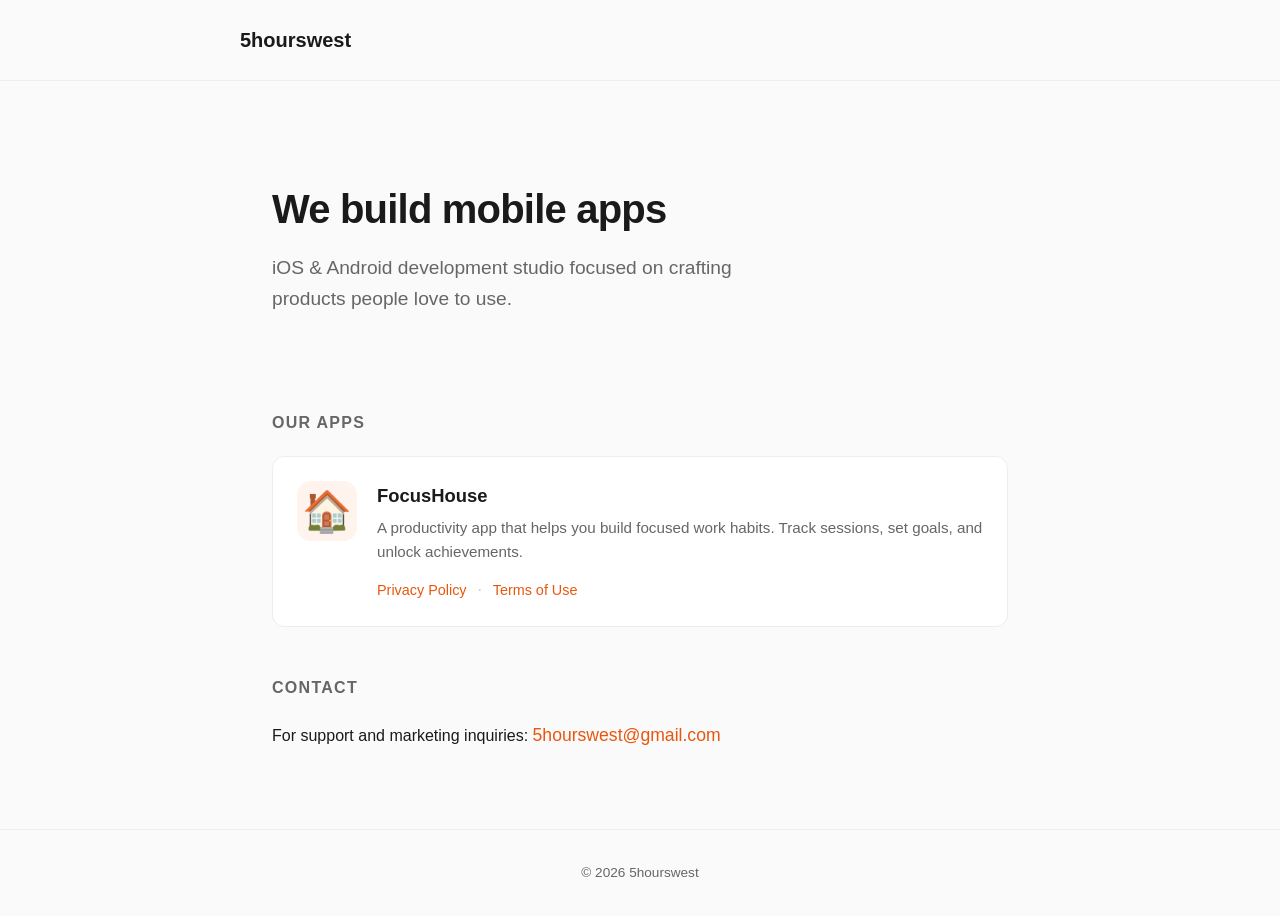
<file: index.html>
<!DOCTYPE html>
<html lang="en">
<head>
    <meta charset="UTF-8">
    <meta name="viewport" content="width=device-width, initial-scale=1.0">
    <title>5hourswest — Mobile App Development</title>
    <meta name="description" content="5hourswest builds iOS and Android apps that people love to use.">
    <link rel="stylesheet" href="style.css">
    <link rel="icon" href="data:image/svg+xml,<svg xmlns='http://www.w3.org/2000/svg' viewBox='0 0 100 100'><text y='.9em' font-size='90'>🌅</text></svg>">
</head>
<body>
    <header>
        <nav>
            <a href="/" class="logo">5hourswest</a>
        </nav>
    </header>

    <main>
        <section class="hero">
            <h1>We build mobile apps</h1>
            <p class="subtitle">iOS & Android development studio focused on crafting products people love to use.</p>
        </section>

        <section class="apps">
            <h2>Our Apps</h2>
            <div class="app-card">
                <div class="app-icon">🏠</div>
                <div class="app-info">
                    <h3>FocusHouse</h3>
                    <p>A productivity app that helps you build focused work habits. Track sessions, set goals, and unlock achievements.</p>
                    <div class="app-links">
                        <a href="focushouse/privacy.html">Privacy Policy</a>
                        <span style="margin: 0 0.4rem; color: #ccc;">·</span>
                        <a href="focushouse/terms.html">Terms of Use</a>
                    </div>
                </div>
            </div>
        </section>

        <section class="contact">
            <h2>Contact</h2>
            <p>For support and marketing inquiries: <a href="mailto:5hourswest@gmail.com">5hourswest@gmail.com</a></p>
        </section>
    </main>

    <footer>
        <p>&copy; 2026 5hourswest</p>
    </footer>
</body>
</html>
</file>
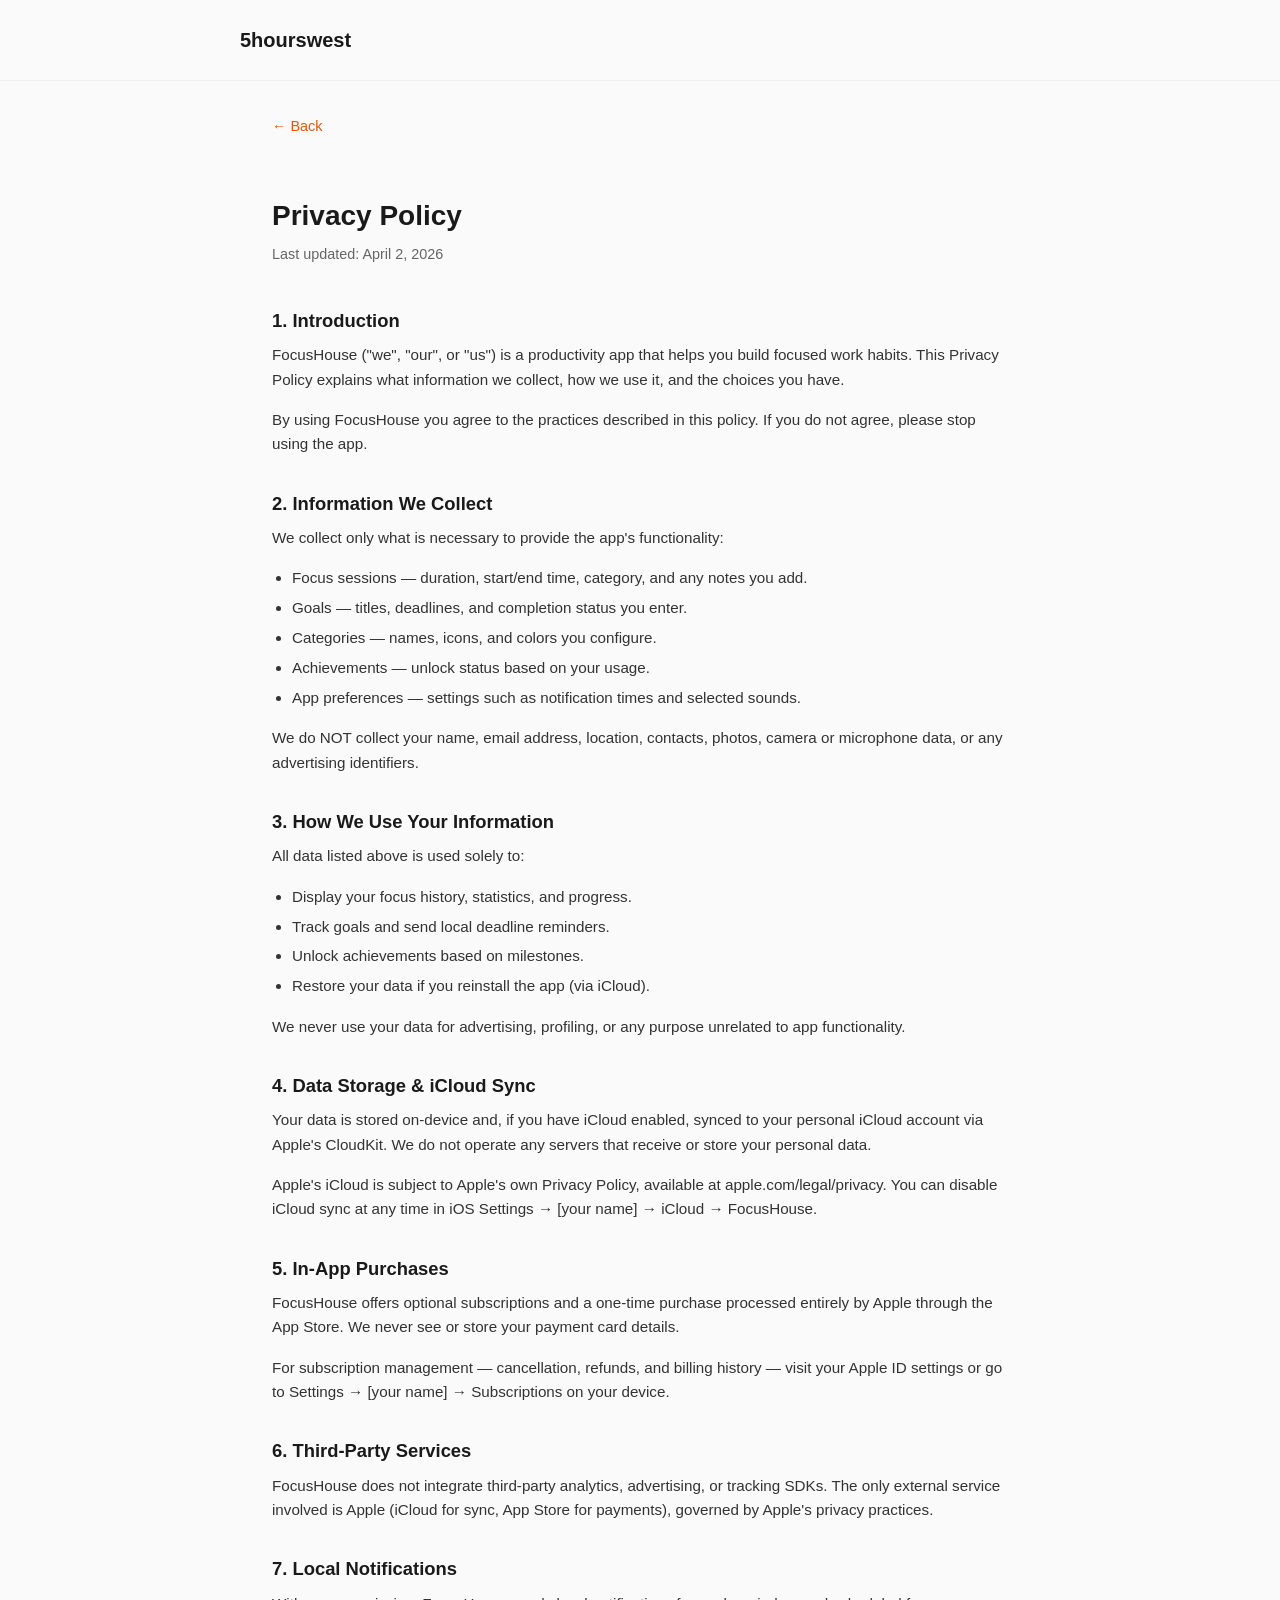
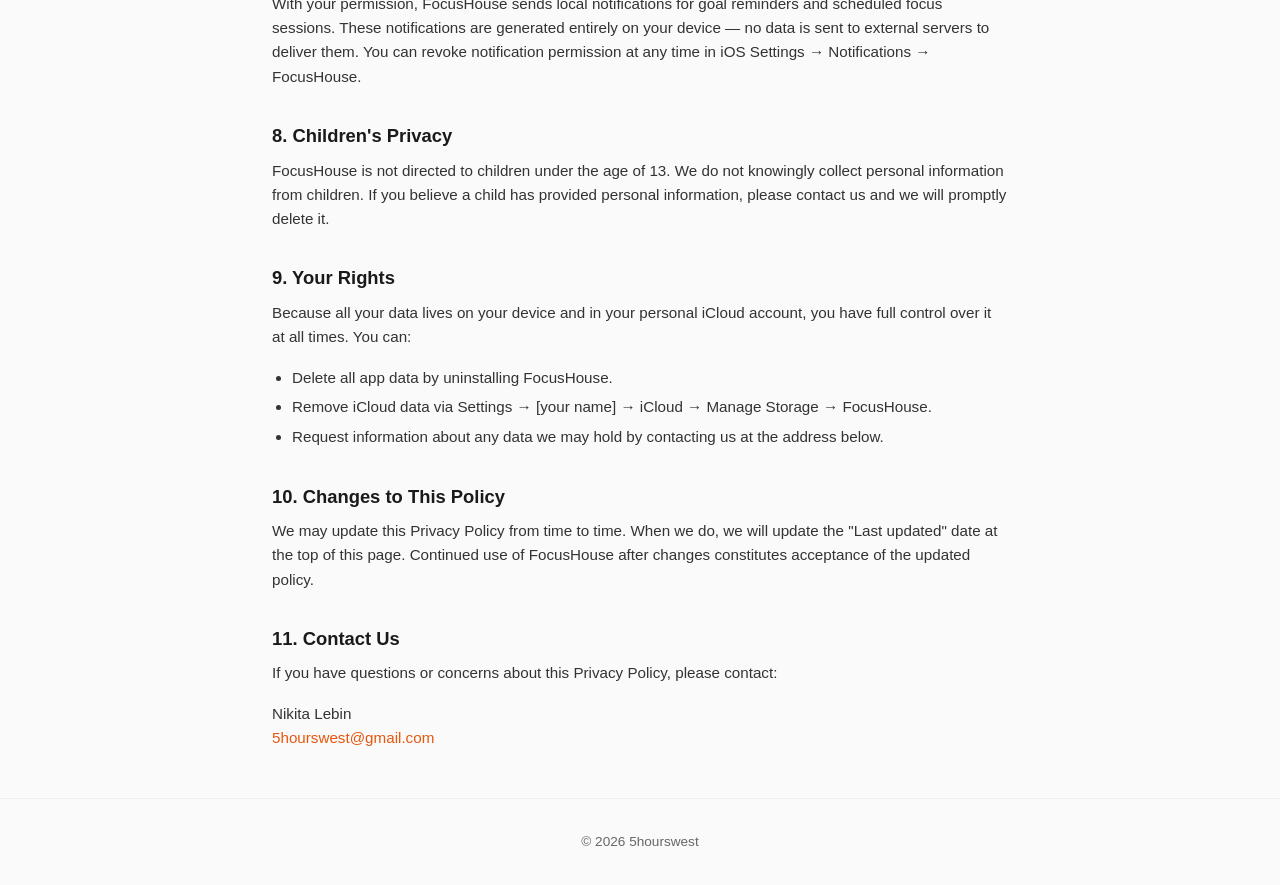
<file: focushouse/privacy.html>
<!DOCTYPE html>
<html lang="en">
<head>
    <meta charset="UTF-8">
    <meta name="viewport" content="width=device-width, initial-scale=1.0">
    <title>Privacy Policy — FocusHouse</title>
    <meta name="description" content="FocusHouse Privacy Policy. Learn how we handle your data.">
    <link rel="stylesheet" href="../style.css">
    <link rel="icon" href="data:image/svg+xml,<svg xmlns='http://www.w3.org/2000/svg' viewBox='0 0 100 100'><text y='.9em' font-size='90'>🏠</text></svg>">
</head>
<body>
    <header>
        <nav>
            <a href=".." class="logo">5hourswest</a>
        </nav>
    </header>

    <main>
        <a href=".." class="back-link">&larr; Back</a>

        <div class="policy">
            <h1>Privacy Policy</h1>
            <p class="updated">Last updated: April 2, 2026</p>

            <h2>1. Introduction</h2>
            <p>FocusHouse ("we", "our", or "us") is a productivity app that helps you build focused work habits. This Privacy Policy explains what information we collect, how we use it, and the choices you have.</p>
            <p>By using FocusHouse you agree to the practices described in this policy. If you do not agree, please stop using the app.</p>

            <h2>2. Information We Collect</h2>
            <p>We collect only what is necessary to provide the app's functionality:</p>
            <ul>
                <li>Focus sessions — duration, start/end time, category, and any notes you add.</li>
                <li>Goals — titles, deadlines, and completion status you enter.</li>
                <li>Categories — names, icons, and colors you configure.</li>
                <li>Achievements — unlock status based on your usage.</li>
                <li>App preferences — settings such as notification times and selected sounds.</li>
            </ul>
            <p>We do NOT collect your name, email address, location, contacts, photos, camera or microphone data, or any advertising identifiers.</p>

            <h2>3. How We Use Your Information</h2>
            <p>All data listed above is used solely to:</p>
            <ul>
                <li>Display your focus history, statistics, and progress.</li>
                <li>Track goals and send local deadline reminders.</li>
                <li>Unlock achievements based on milestones.</li>
                <li>Restore your data if you reinstall the app (via iCloud).</li>
            </ul>
            <p>We never use your data for advertising, profiling, or any purpose unrelated to app functionality.</p>

            <h2>4. Data Storage & iCloud Sync</h2>
            <p>Your data is stored on-device and, if you have iCloud enabled, synced to your personal iCloud account via Apple's CloudKit. We do not operate any servers that receive or store your personal data.</p>
            <p>Apple's iCloud is subject to Apple's own Privacy Policy, available at apple.com/legal/privacy. You can disable iCloud sync at any time in iOS Settings &rarr; [your name] &rarr; iCloud &rarr; FocusHouse.</p>

            <h2>5. In-App Purchases</h2>
            <p>FocusHouse offers optional subscriptions and a one-time purchase processed entirely by Apple through the App Store. We never see or store your payment card details.</p>
            <p>For subscription management — cancellation, refunds, and billing history — visit your Apple ID settings or go to Settings &rarr; [your name] &rarr; Subscriptions on your device.</p>

            <h2>6. Third-Party Services</h2>
            <p>FocusHouse does not integrate third-party analytics, advertising, or tracking SDKs. The only external service involved is Apple (iCloud for sync, App Store for payments), governed by Apple's privacy practices.</p>

            <h2>7. Local Notifications</h2>
            <p>With your permission, FocusHouse sends local notifications for goal reminders and scheduled focus sessions. These notifications are generated entirely on your device — no data is sent to external servers to deliver them. You can revoke notification permission at any time in iOS Settings &rarr; Notifications &rarr; FocusHouse.</p>

            <h2>8. Children's Privacy</h2>
            <p>FocusHouse is not directed to children under the age of 13. We do not knowingly collect personal information from children. If you believe a child has provided personal information, please contact us and we will promptly delete it.</p>

            <h2>9. Your Rights</h2>
            <p>Because all your data lives on your device and in your personal iCloud account, you have full control over it at all times. You can:</p>
            <ul>
                <li>Delete all app data by uninstalling FocusHouse.</li>
                <li>Remove iCloud data via Settings &rarr; [your name] &rarr; iCloud &rarr; Manage Storage &rarr; FocusHouse.</li>
                <li>Request information about any data we may hold by contacting us at the address below.</li>
            </ul>

            <h2>10. Changes to This Policy</h2>
            <p>We may update this Privacy Policy from time to time. When we do, we will update the "Last updated" date at the top of this page. Continued use of FocusHouse after changes constitutes acceptance of the updated policy.</p>

            <h2>11. Contact Us</h2>
            <p>If you have questions or concerns about this Privacy Policy, please contact:</p>
            <p>Nikita Lebin<br><a href="mailto:5hourswest@gmail.com">5hourswest@gmail.com</a></p>
        </div>
    </main>

    <footer>
        <p>&copy; 2026 5hourswest</p>
    </footer>
</body>
</html>
</file>
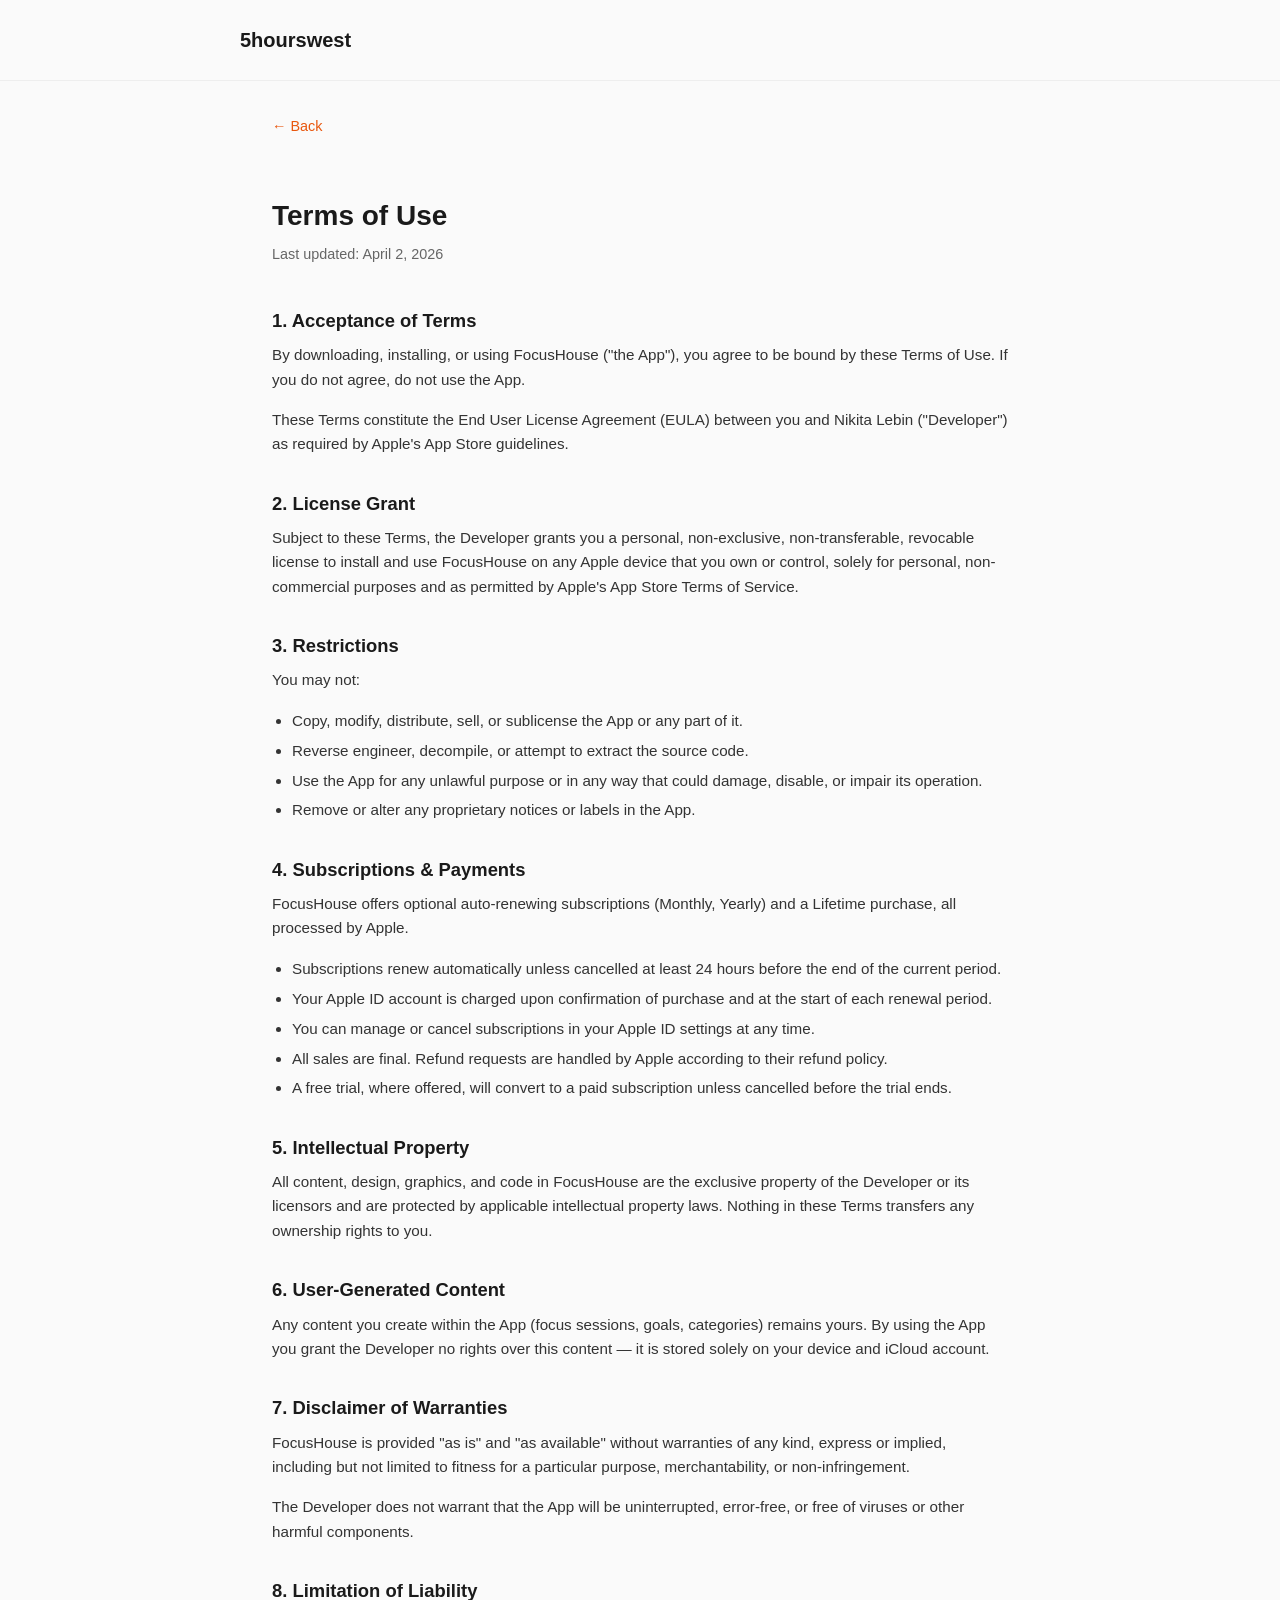
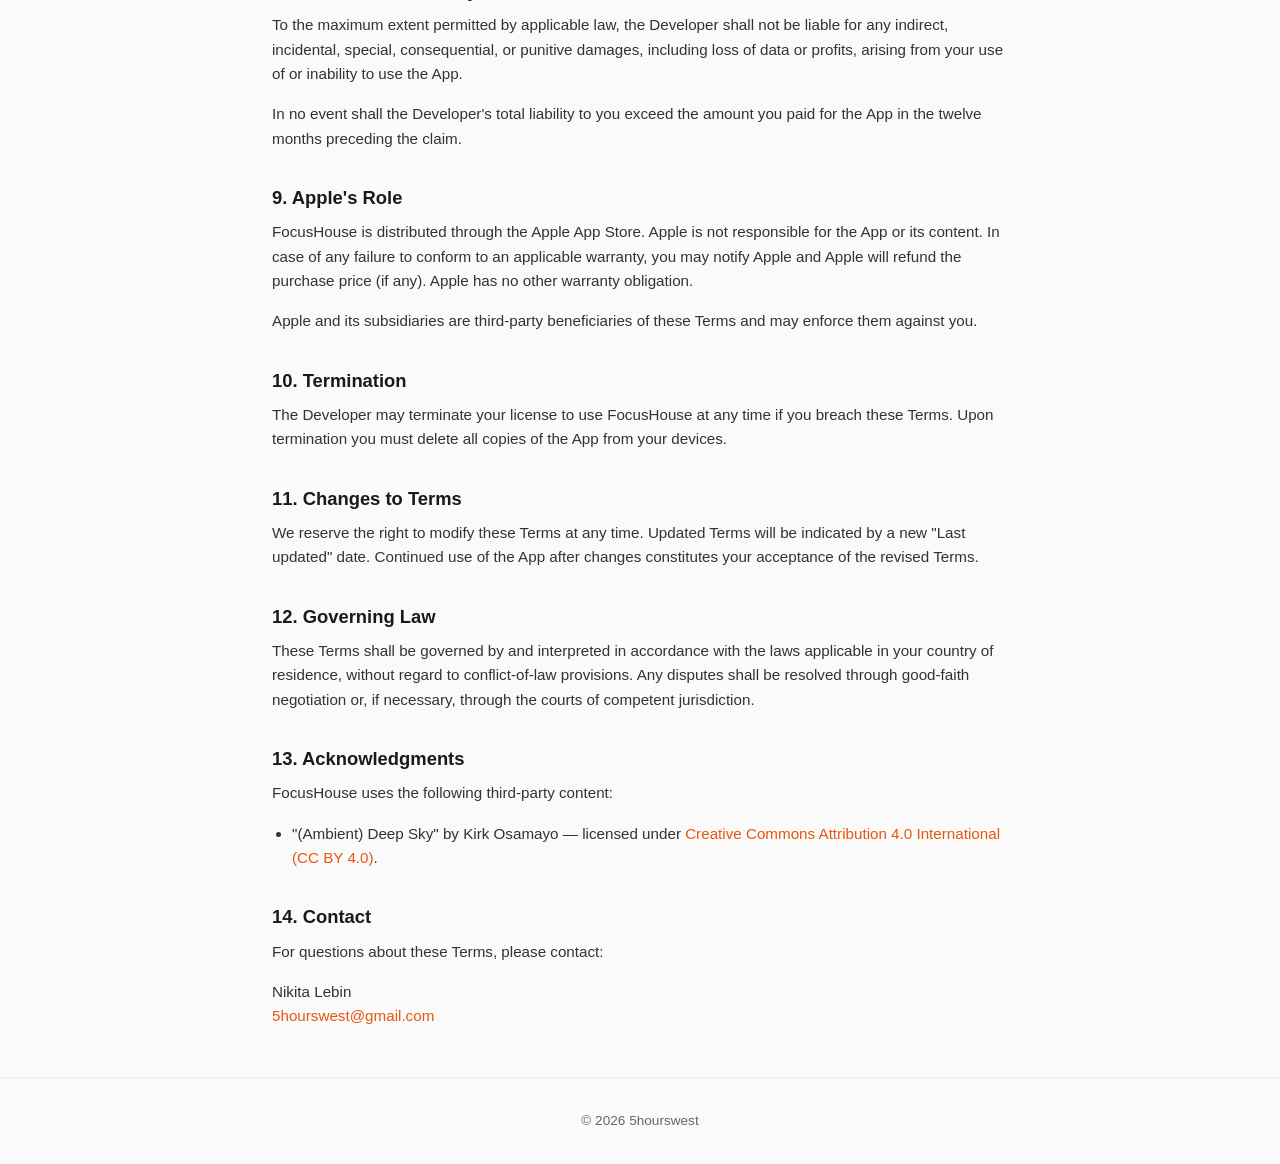
<file: focushouse/terms.html>
<!DOCTYPE html>
<html lang="en">
<head>
    <meta charset="UTF-8">
    <meta name="viewport" content="width=device-width, initial-scale=1.0">
    <title>Terms of Use — FocusHouse</title>
    <meta name="description" content="FocusHouse Terms of Use.">
    <link rel="stylesheet" href="../style.css">
    <link rel="icon" href="data:image/svg+xml,<svg xmlns='http://www.w3.org/2000/svg' viewBox='0 0 100 100'><text y='.9em' font-size='90'>🏠</text></svg>">
</head>
<body>
    <header>
        <nav>
            <a href=".." class="logo">5hourswest</a>
        </nav>
    </header>

    <main>
        <a href=".." class="back-link">&larr; Back</a>

        <div class="policy">
            <h1>Terms of Use</h1>
            <p class="updated">Last updated: April 2, 2026</p>

            <h2>1. Acceptance of Terms</h2>
            <p>By downloading, installing, or using FocusHouse ("the App"), you agree to be bound by these Terms of Use. If you do not agree, do not use the App.</p>
            <p>These Terms constitute the End User License Agreement (EULA) between you and Nikita Lebin ("Developer") as required by Apple's App Store guidelines.</p>

            <h2>2. License Grant</h2>
            <p>Subject to these Terms, the Developer grants you a personal, non-exclusive, non-transferable, revocable license to install and use FocusHouse on any Apple device that you own or control, solely for personal, non-commercial purposes and as permitted by Apple's App Store Terms of Service.</p>

            <h2>3. Restrictions</h2>
            <p>You may not:</p>
            <ul>
                <li>Copy, modify, distribute, sell, or sublicense the App or any part of it.</li>
                <li>Reverse engineer, decompile, or attempt to extract the source code.</li>
                <li>Use the App for any unlawful purpose or in any way that could damage, disable, or impair its operation.</li>
                <li>Remove or alter any proprietary notices or labels in the App.</li>
            </ul>

            <h2>4. Subscriptions & Payments</h2>
            <p>FocusHouse offers optional auto-renewing subscriptions (Monthly, Yearly) and a Lifetime purchase, all processed by Apple.</p>
            <ul>
                <li>Subscriptions renew automatically unless cancelled at least 24 hours before the end of the current period.</li>
                <li>Your Apple ID account is charged upon confirmation of purchase and at the start of each renewal period.</li>
                <li>You can manage or cancel subscriptions in your Apple ID settings at any time.</li>
                <li>All sales are final. Refund requests are handled by Apple according to their refund policy.</li>
                <li>A free trial, where offered, will convert to a paid subscription unless cancelled before the trial ends.</li>
            </ul>

            <h2>5. Intellectual Property</h2>
            <p>All content, design, graphics, and code in FocusHouse are the exclusive property of the Developer or its licensors and are protected by applicable intellectual property laws. Nothing in these Terms transfers any ownership rights to you.</p>

            <h2>6. User-Generated Content</h2>
            <p>Any content you create within the App (focus sessions, goals, categories) remains yours. By using the App you grant the Developer no rights over this content — it is stored solely on your device and iCloud account.</p>

            <h2>7. Disclaimer of Warranties</h2>
            <p>FocusHouse is provided "as is" and "as available" without warranties of any kind, express or implied, including but not limited to fitness for a particular purpose, merchantability, or non-infringement.</p>
            <p>The Developer does not warrant that the App will be uninterrupted, error-free, or free of viruses or other harmful components.</p>

            <h2>8. Limitation of Liability</h2>
            <p>To the maximum extent permitted by applicable law, the Developer shall not be liable for any indirect, incidental, special, consequential, or punitive damages, including loss of data or profits, arising from your use of or inability to use the App.</p>
            <p>In no event shall the Developer's total liability to you exceed the amount you paid for the App in the twelve months preceding the claim.</p>

            <h2>9. Apple's Role</h2>
            <p>FocusHouse is distributed through the Apple App Store. Apple is not responsible for the App or its content. In case of any failure to conform to an applicable warranty, you may notify Apple and Apple will refund the purchase price (if any). Apple has no other warranty obligation.</p>
            <p>Apple and its subsidiaries are third-party beneficiaries of these Terms and may enforce them against you.</p>

            <h2>10. Termination</h2>
            <p>The Developer may terminate your license to use FocusHouse at any time if you breach these Terms. Upon termination you must delete all copies of the App from your devices.</p>

            <h2>11. Changes to Terms</h2>
            <p>We reserve the right to modify these Terms at any time. Updated Terms will be indicated by a new "Last updated" date. Continued use of the App after changes constitutes your acceptance of the revised Terms.</p>

            <h2>12. Governing Law</h2>
            <p>These Terms shall be governed by and interpreted in accordance with the laws applicable in your country of residence, without regard to conflict-of-law provisions. Any disputes shall be resolved through good-faith negotiation or, if necessary, through the courts of competent jurisdiction.</p>

            <h2>13. Acknowledgments</h2>
            <p>FocusHouse uses the following third-party content:</p>
            <ul>
                <li>"(Ambient) Deep Sky" by Kirk Osamayo — licensed under <a href="https://creativecommons.org/licenses/by/4.0/" target="_blank" rel="noopener">Creative Commons Attribution 4.0 International (CC BY 4.0)</a>.</li>
            </ul>

            <h2>14. Contact</h2>
            <p>For questions about these Terms, please contact:</p>
            <p>Nikita Lebin<br><a href="mailto:5hourswest@gmail.com">5hourswest@gmail.com</a></p>
        </div>
    </main>

    <footer>
        <p>&copy; 2026 5hourswest</p>
    </footer>
</body>
</html>
</file>
<file: style.css>
* {
    margin: 0;
    padding: 0;
    box-sizing: border-box;
}

:root {
    --bg: #fafafa;
    --text: #1a1a1a;
    --muted: #666;
    --accent: #e8570e;
    --card-bg: #fff;
    --border: #eee;
}

body {
    font-family: -apple-system, BlinkMacSystemFont, "Segoe UI", Roboto, Helvetica, Arial, sans-serif;
    background: var(--bg);
    color: var(--text);
    line-height: 1.6;
    min-height: 100vh;
    display: flex;
    flex-direction: column;
}

a {
    color: var(--accent);
    text-decoration: none;
}

a:hover {
    text-decoration: underline;
}

header {
    padding: 1.5rem 2rem;
    border-bottom: 1px solid var(--border);
}

nav {
    max-width: 800px;
    margin: 0 auto;
}

.logo {
    font-weight: 700;
    font-size: 1.25rem;
    color: var(--text);
}

.logo:hover {
    text-decoration: none;
    color: var(--accent);
}

main {
    max-width: 800px;
    margin: 0 auto;
    padding: 2rem;
    flex: 1;
    width: 100%;
}

.hero {
    padding: 4rem 0 3rem;
}

.hero h1 {
    font-size: 2.5rem;
    font-weight: 700;
    letter-spacing: -0.02em;
    margin-bottom: 0.75rem;
}

.subtitle {
    font-size: 1.2rem;
    color: var(--muted);
    max-width: 500px;
}

section {
    margin-bottom: 3rem;
}

h2 {
    font-size: 1rem;
    font-weight: 600;
    text-transform: uppercase;
    letter-spacing: 0.08em;
    color: var(--muted);
    margin-bottom: 1.25rem;
}

.app-card {
    display: flex;
    gap: 1.25rem;
    padding: 1.5rem;
    background: var(--card-bg);
    border: 1px solid var(--border);
    border-radius: 12px;
}

.app-icon {
    font-size: 2.5rem;
    flex-shrink: 0;
    width: 60px;
    height: 60px;
    display: flex;
    align-items: center;
    justify-content: center;
    background: #fff3ed;
    border-radius: 14px;
}

.app-info h3 {
    font-size: 1.15rem;
    font-weight: 600;
    margin-bottom: 0.35rem;
}

.app-info p {
    color: var(--muted);
    font-size: 0.95rem;
    margin-bottom: 0.75rem;
}

.app-links a {
    font-size: 0.9rem;
}

.contact a {
    font-size: 1.1rem;
}

footer {
    padding: 2rem;
    text-align: center;
    color: var(--muted);
    font-size: 0.85rem;
    border-top: 1px solid var(--border);
}

/* Privacy Policy page */
.policy {
    padding-top: 2rem;
}

.policy h1 {
    font-size: 1.75rem;
    font-weight: 700;
    margin-bottom: 0.25rem;
}

.policy .updated {
    color: var(--muted);
    font-size: 0.9rem;
    margin-bottom: 2.5rem;
}

.policy h2 {
    text-transform: none;
    letter-spacing: normal;
    font-size: 1.15rem;
    color: var(--text);
    margin-top: 2rem;
    margin-bottom: 0.5rem;
}

.policy p,
.policy ul {
    margin-bottom: 1rem;
    font-size: 0.95rem;
    color: #333;
}

.policy ul {
    padding-left: 1.25rem;
}

.policy li {
    margin-bottom: 0.35rem;
}

.back-link {
    display: inline-block;
    margin-bottom: 1.5rem;
    font-size: 0.9rem;
}

@media (max-width: 600px) {
    .hero h1 {
        font-size: 1.75rem;
    }

    .hero {
        padding: 2.5rem 0 2rem;
    }

    main {
        padding: 1.5rem;
    }

    .app-card {
        flex-direction: column;
        gap: 0.75rem;
    }
}
</file>
